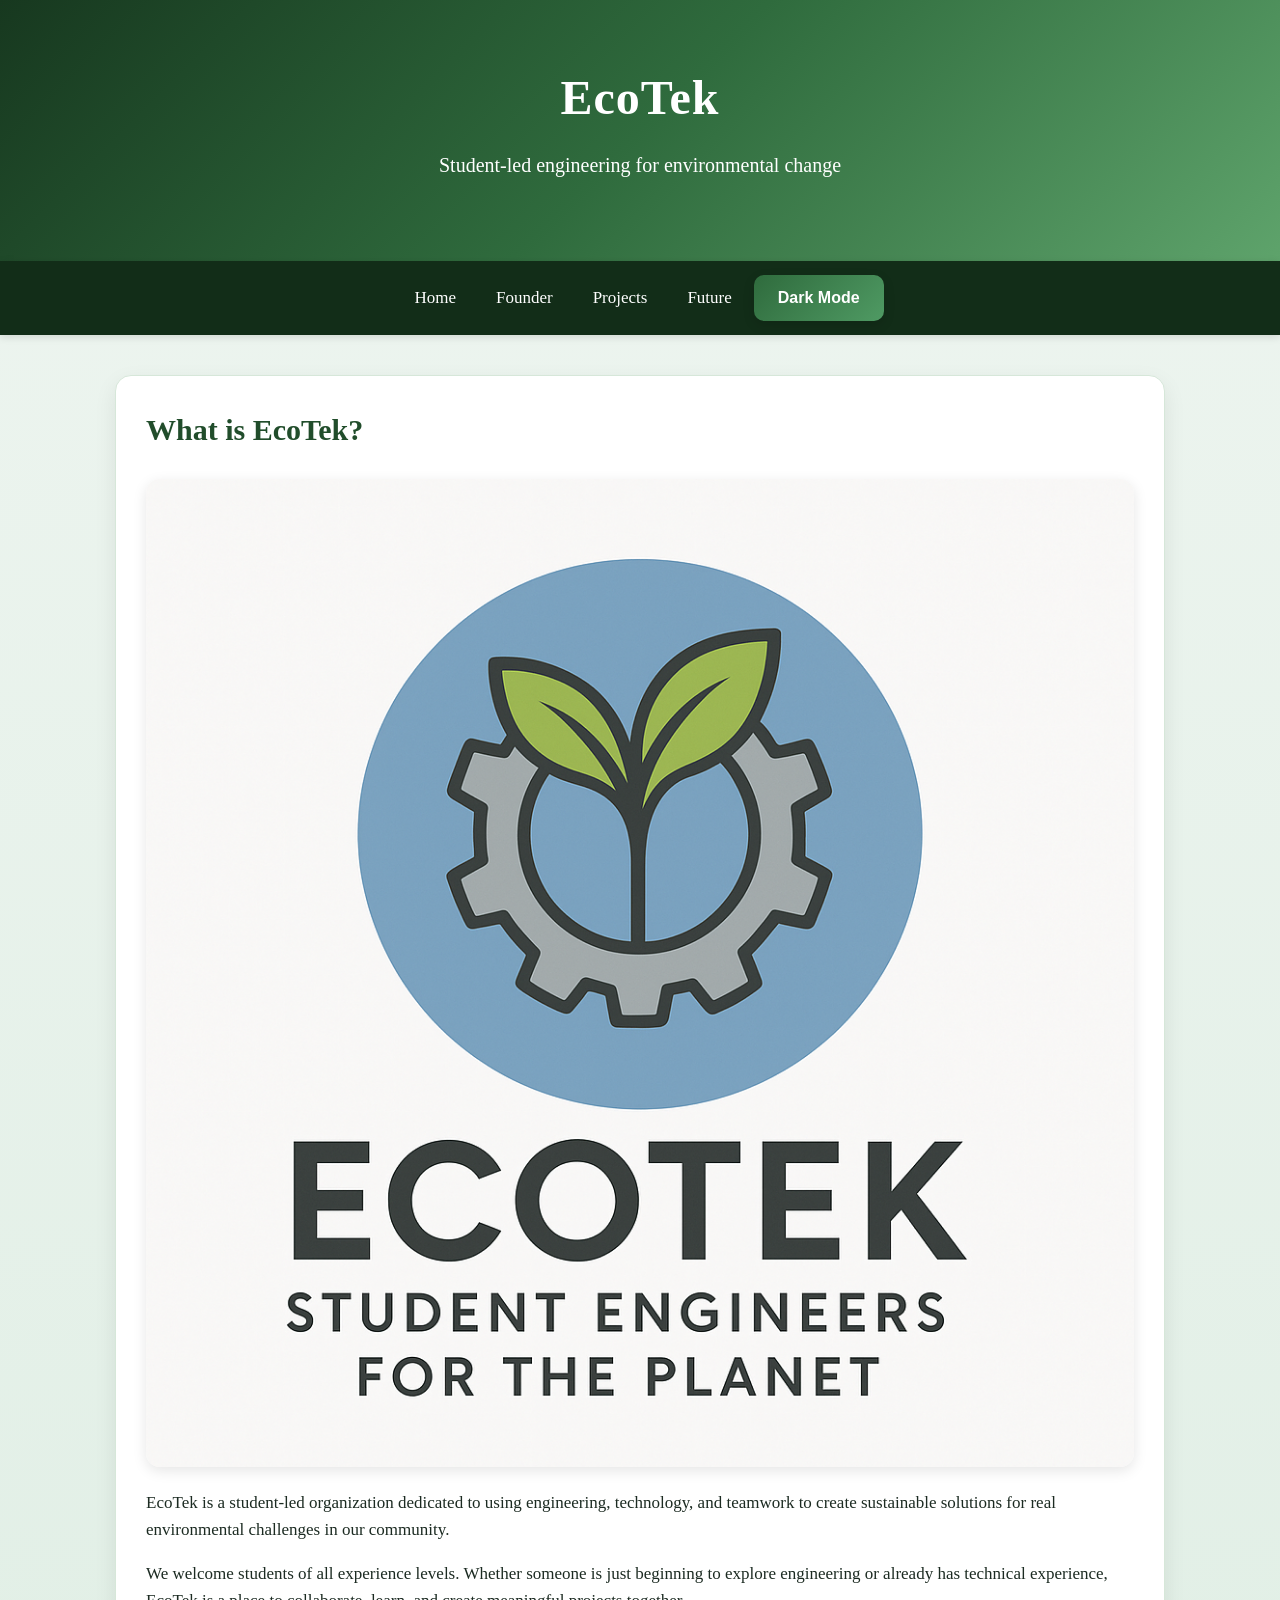
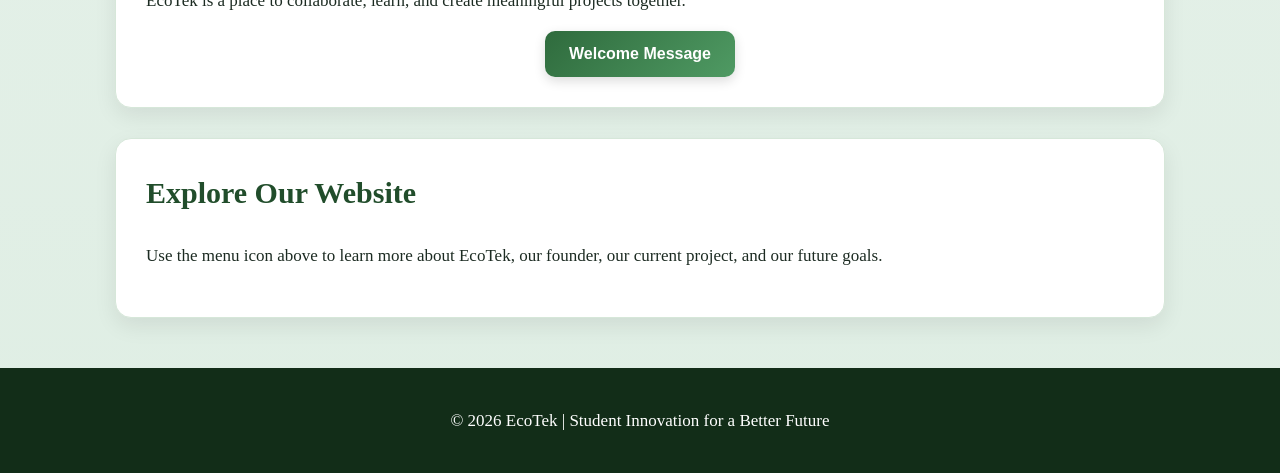
<file: EcoTek/index.html>
<!DOCTYPE html>
<html>
<head>
    <title>EcoTek | Home</title> 
    <link rel="stylesheet" href="style.css"> 
</head>
<body>

  <header>
    <h1>EcoTek</h1>
    <p> Student-led engineering for environmental change</p>
  </header>

  <nav>
    <a href="index.html">Home</a>
    <a href="founder.html">Founder</a>
    <a href="projects.html">Projects</a>
    <a href="future.html">Future</a>
    <input type="button" value="Dark Mode" onclick="toggleDarkMode()">
  </nav>
 
<!--
  <div class="topnav">
    <div class="brand">
       <a href="index.html" class="brand-link">
           <img src="images/ecotek-icon.png" alt="EcoTek icon" class="nav-logo">
           <span>EcoTek</span>
       </a>
    </div>
   
    <div class="menu-icon" onlick="toggleMenu()">☰</div>
   
    <div class ="nav-links" id="navLinks">
       <a href="index.html">Home</a>
       <a href="founder.html">Founder</a>
       <a href="projects.html">Projects</a>
       <a href="future.html">Future</a>
    </div>
   </div>
-->
  <div class="container">
    <section class="card">
      <h2>What is EcoTek?</h2>
      <a href="founder.html">
        <img src="images/ecotek-full.png" alt="EcoTek full logo" class="full-logo">
      </a>

    <p>
    EcoTek is a student-led organization dedicated to using engineering, technology, and teamwork to create sustainable solutions for real environmental challenges in our community. 

    </p>
    <p>
      We welcome students of all experience levels. Whether someone is just beginning to explore engineering or already has technical experience, EcoTek is a place to collaborate, learn, and create meaningful projects together. 

    </p>


  <div class="button-box">
    <input type="button" value="Welcome Message" onclick="showMessage()">
  </div>
</section>

  <section class="card">
    <h2>Explore Our Website</h2>
    <p>
      Use the menu icon above to learn more about EcoTek, our founder, our current project, and our future goals. 
    </p>
  </section>
</div>

<footer>
  <p>© 2026 EcoTek | Student Innovation for a Better Future</p>
</footer>

<script>
  function showMessage() {
    alert("Welcome to EcoTek! Explore our mission, our project Waste Wise, and our plans for the future");
  }

  function toggleDarkMode() {
    document.body.classList.toggle("dark-mode");
  }
</script>
<!--
<script>
  function toggleMenu() {
     var menu = document.getElementById("navLinks");
     menu.classList.toggle("show");
  }
  </script>
-->
</body>
</html>
</file>
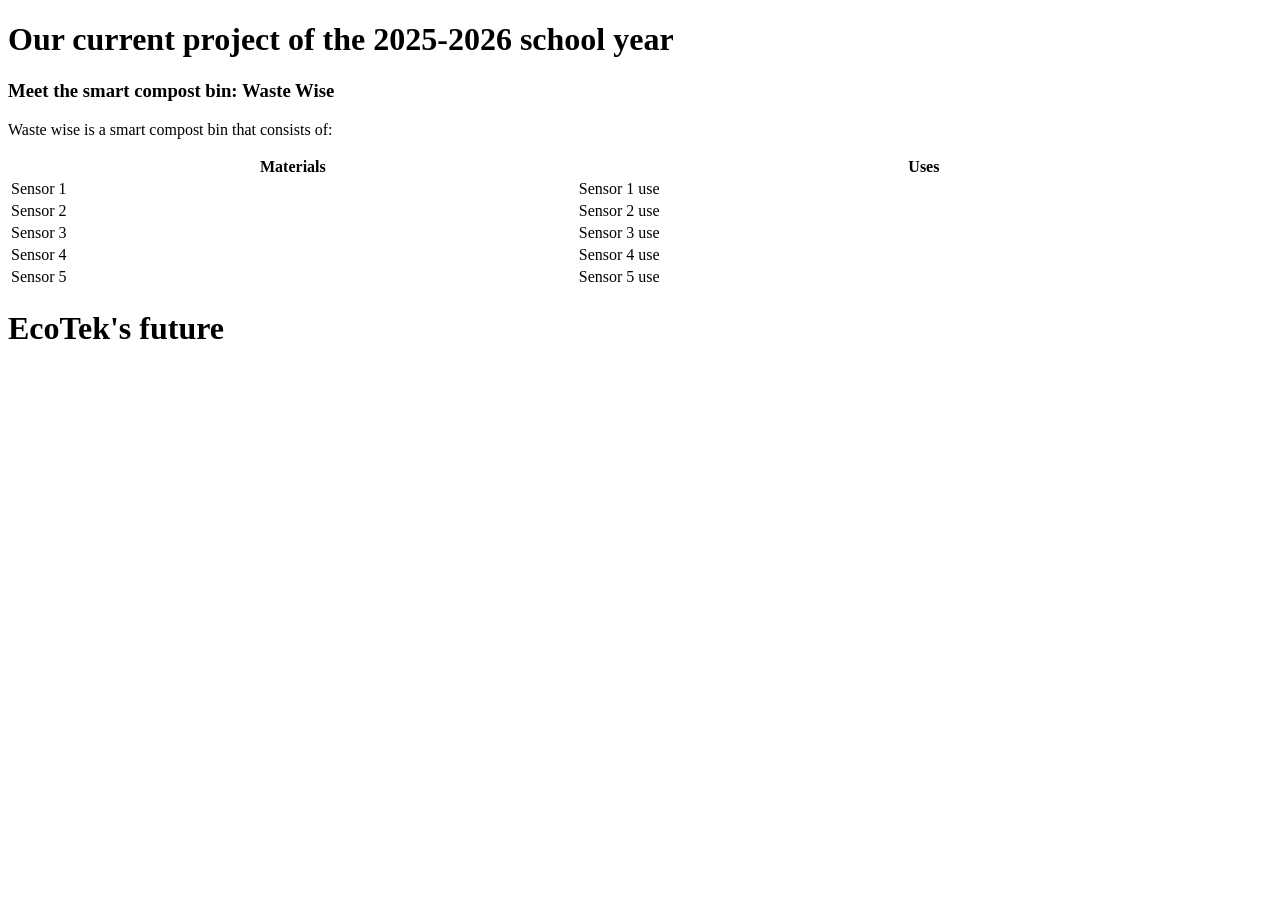
<file: ekotekproject.html>
<!DOCTYPE html>
<html>
<head>
    <title>Our Projects and the Future</title> 
</head>
<head>
<style>
table, th, td {
  border: 1px = solid black;
    }
</style>
</head>
<body>

<h1>Our current project of the 2025-2026 school year</h1>
<h3>Meet the smart compost bin: Waste Wise</h3>
<p>Waste wise is a smart compost bin that consists of:
<table style="width:100%">
  <tr>
    <th>Materials</th>
    <th>Uses</th>
  </tr>
  <tr>
    <td>Sensor 1</td>
    <td>Sensor 1 use</td>
  </tr>
  <tr>
    <td>Sensor 2</td>
    <td>Sensor 2 use</td>
  </tr>
  <tr>
    <td>Sensor 3</td>
    <td>Sensor 3 use</td>
  </tr>
  <tr> 
    <td>Sensor 4</td>
    <td>Sensor 4 use</td>
  </tr>
  <tr>
    <td>Sensor 5</td>
    <td>Sensor 5 use</td>
  </tr>
</table>
</p>
</body>
        <h1>EcoTek's future</h1>
</file>
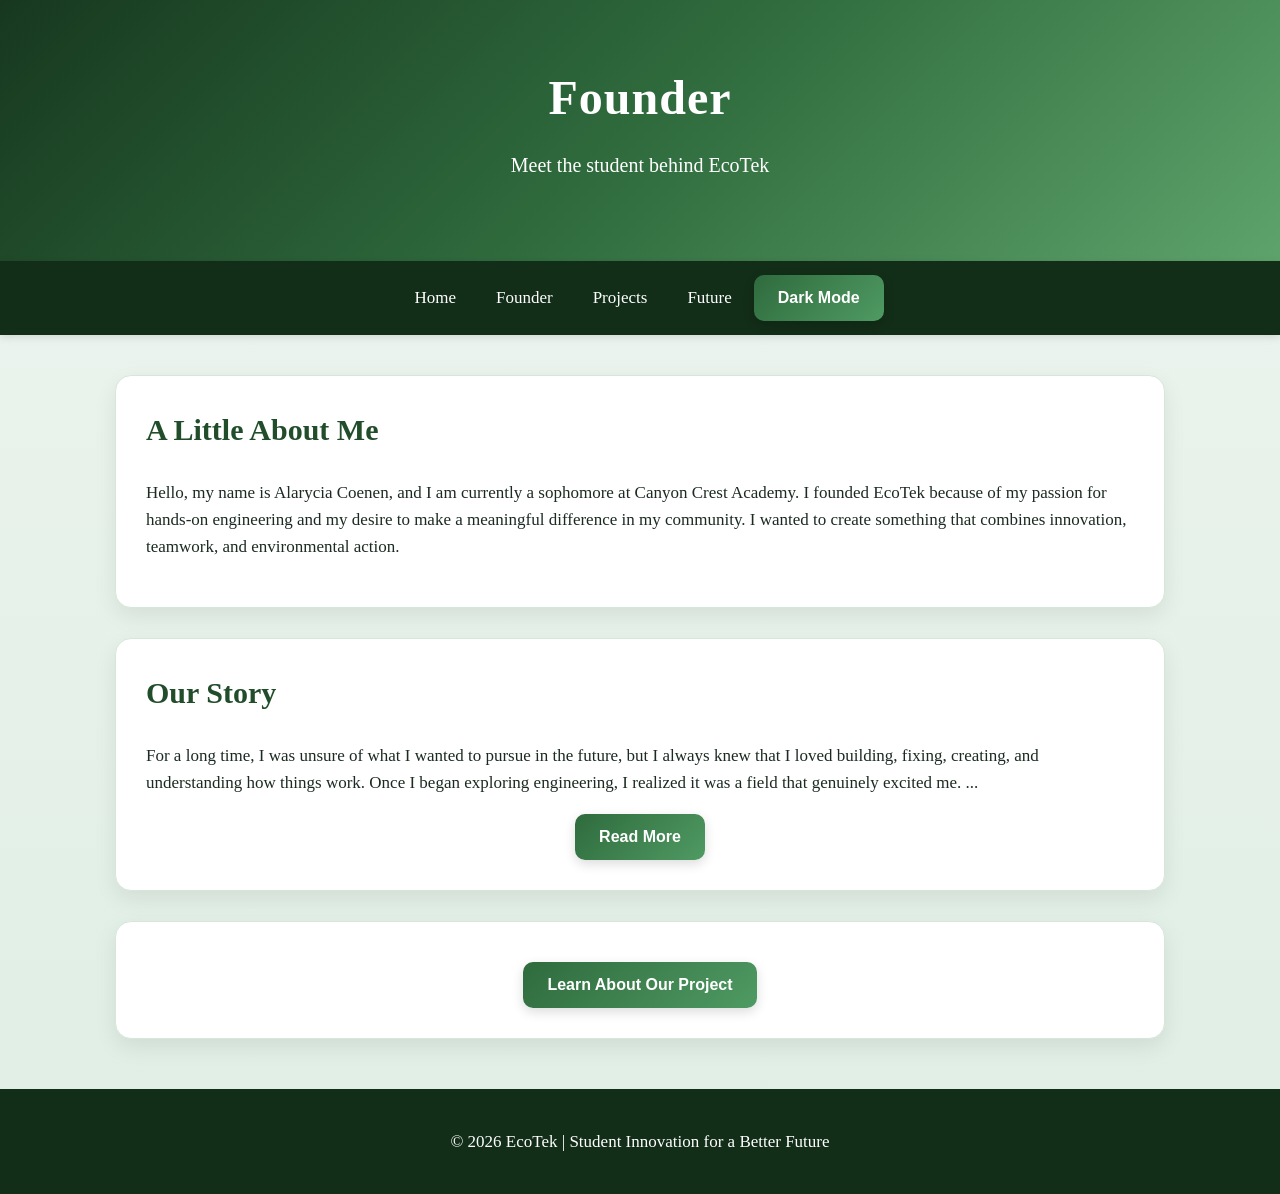
<file: EcoTek/founder.html>
<!DOCTYPE html>
<html>
<head>
    <title>EcoTek | Founder</title>  
    <link rel="stylesheet" href = "style.css">
</head>
<body>
  <header>
    <h1>Founder</h1>
    <p>Meet the student behind EcoTek</p>
  </header>

  <nav>
    <a href="index.html">Home</a>
    <a href="founder.html">Founder</a>
    <a href="projects.html">Projects</a>
    <a href="future.html">Future</a>
    <input type="button" value="Dark Mode" onclick="toggleDarkMode()">
  </nav>
 
<!--
  <div class="topnav">
    <div class="brand">
       <a href="index.html" class="brand-link">
           <img src="images/ecotek-icon.png" alt="EcoTek icon" class="nav-logo">
           <span>EcoTek</span>
       </a>
    </div>
   
    <div class="menu-icon" onlick="toggleMenu()">☰</div>
   
    <div class ="nav-links" id="navLinks">
       <a href="index.html">Home</a>
       <a href="founder.html">Founder</a>
       <a href="projects.html">Projects</a>
       <a href="future.html">Future</a>
    </div>
   </div>
-->

  <div class="container">
    <section class="card">
      <h2>A Little About Me</h2>
      <p>
        Hello, my name is Alarycia Coenen, and I am currently a sophomore at Canyon Crest Academy. I founded EcoTek because of my passion for hands-on engineering and my desire to make a meaningful difference in my community. I wanted to create something that combines innovation, teamwork, and environmental action.
      </p>
    </section>

    <section class="card">
      <h2>Our Story</h2>
      <p>
        For a long time, I was unsure of what I wanted to pursue in the future, but I always knew that I loved building, fixing, creating, and understanding how things work. Once I began exploring engineering, I realized it was a field that genuinely excited me. 
        <span id="dots">...</span>
        <span id="more" style="display: none;">
        <br>
        <br>
        When the idea of creating an engineering club came up, I saw it as an opportunity to build something inclusive for students of all skill levels. I wanted it to be a place where people could learn, contribute ideas, and work together on projects that could have a real impact.
        <br>
        <br>
        As I thought about possible directions for the organization, I kept coming back to environmental issues in schools. Food waste is a major problem, and many schools do not have effective composting systems. That inspired the idea for our first major project: a smart compost bin designed to make composting more efficient and informative. 
      </span>
      </p>
      <div class="button-box">
        <input type="button" id="readBtn" value ="Read More" onclick="toggleReadMore()">
      </div>
    </section>
    
    <section class="card">
      <div class="button-box">
        <input type="button" value="Learn About Our Project" onclick="window.location.href='projects.html'">
      </div>
    </section>
  </div>
  
  <footer>
    <p>© 2026 EcoTek | Student Innovation for a Better Future</p>
  </footer>

  <script> 
    function toggleReadMore() {
      var dots = document.getElementById("dots");
      var moreText = document.getElementById("more");
      var btn = document.getElementById("readBtn");
      
      if (moreText.style.display === "none") {
        moreText.style.display = "inline";
        dots.style.display = "none";
        btn.value = "Read Less";
      } else {
        moreText.style.display = "none";
        dots.style.display = "inline";
        btn.value = "Read More";
      }
    }
    
    function toggleDarkMode() {
      document.body.classList.toggle("dark-mode");
    }
  </script>
<!--
<script>
  function toggleMenu() {
     var menu = document.getElementById("navLinks");
     menu.classList.toggle("show");
  }
  </script>
-->
  </body>
</html>
</file>
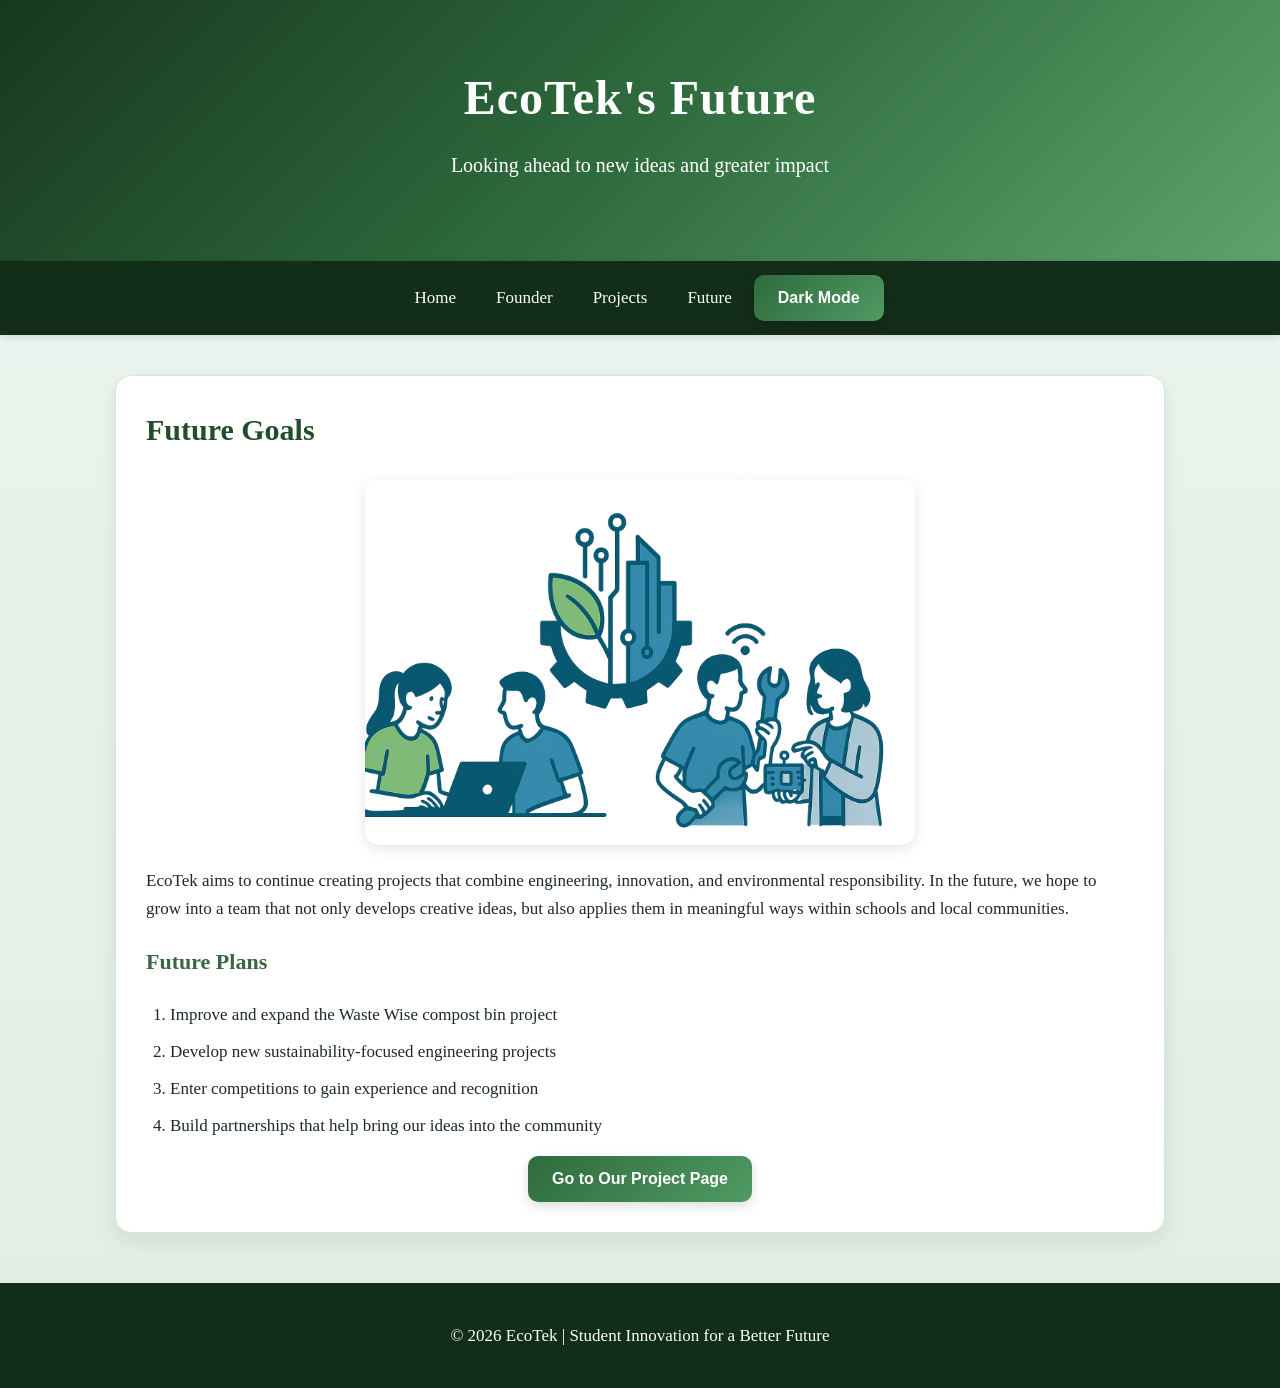
<file: EcoTek/future.html>
<!DOCTYPE html>
<html>
<head>
  <title>EcoTek | Future</title>
  <link rel="stylesheet" href="style.css">
</head>
<body>
  <header>
    <h1>EcoTek's Future</h1>
    <p>Looking ahead to new ideas and greater impact</p>
  </header>

  <nav>
    <a href="index.html">Home</a>
    <a href="founder.html">Founder</a>
    <a href="projects.html">Projects</a>
    <a href="future.html">Future</a>
    <input type="button" value="Dark Mode" onclick="toggleDarkMode()">
  </nav>
 
<!--
  <div class="topnav">
    <div class="brand">
       <a href="index.html" class="brand-link">
           <img src="images/ecotek-icon.png" alt="EcoTek icon" class="nav-logo">
           <span>EcoTek</span>
       </a>
    </div>
   
    <div class="menu-icon" onlick="toggleMenu()">☰</div>
   
    <div class ="nav-links" id="navLinks">
       <a href="index.html">Home</a>
       <a href="founder.html">Founder</a>
       <a href="projects.html">Projects</a>
       <a href="future.html">Future</a>
    </div>
   </div>
-->

  <div class="container">
    <section class="card">
      <h2>Future Goals</h2>
      <img src="images/ecotekpeople.png" alt="EcoTek collaborative team" class="team-photo">
      <p>
        EcoTek aims to continue creating projects that combine engineering, innovation, and environmental responsibility. In the future, we hope to grow into a team that not only develops creative ideas, but also applies them in meaningful ways within schools and local communities. 
      </p>

      <h3>Future Plans</h3>
      <ol>
        <li>Improve and expand the Waste Wise compost bin project</li>
        <li>Develop new sustainability-focused engineering projects</li>
        <li>Enter competitions to gain experience and recognition</li>
        <li>Build partnerships that help bring our ideas into the community</li>
      </ol>

      <div class="button-box">
        <input type="button" value="Go to Our Project Page" onclick="goToProjects()">
      </div>
    </section>
  </div>

  <footer>
    <p>© 2026 EcoTek | Student Innovation for a Better Future</p>
  </footer>

  <script>
    function goToProjects() {
      window.location.href = "projects.html";
    }
    
    function toggleDarkMode() {
      document.body.classList.toggle("dark-mode");
    }
  </script>

<!--
<script>
  function toggleMenu() {
     var menu = document.getElementById("navLinks");
     menu.classList.toggle("show");
  }
  </script>
-->
</body>
</html>
</file>
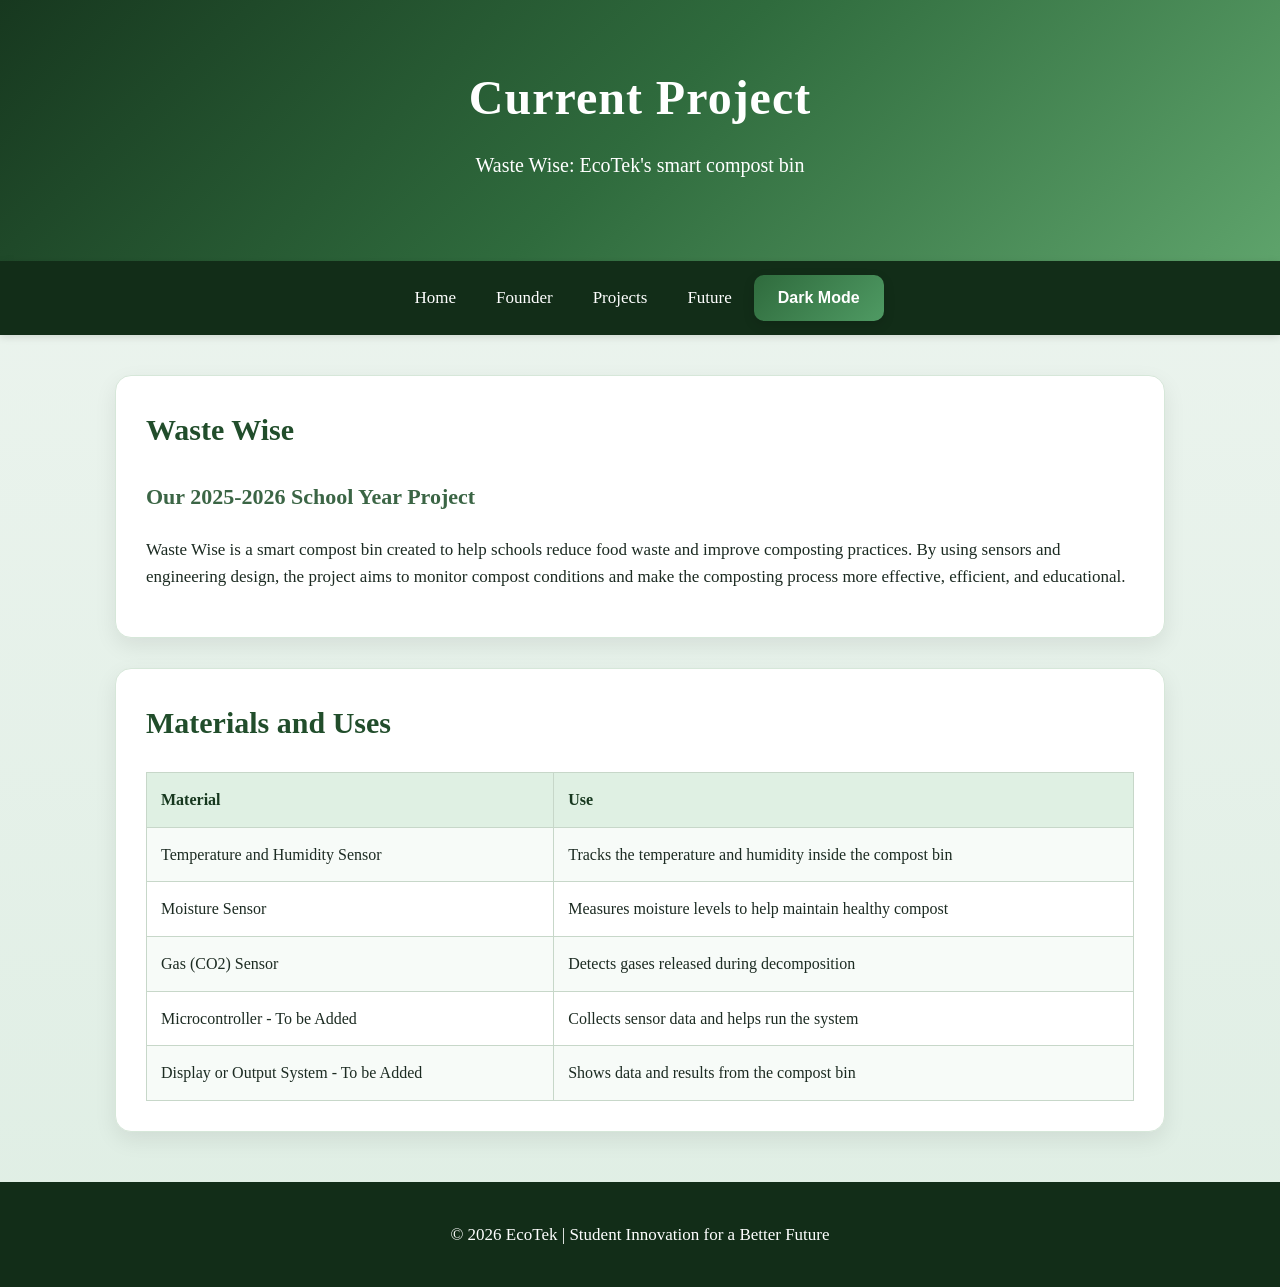
<file: EcoTek/projects.html>
<!DOCTYPE html>
<html>
<head>
  <title>EcoTek | Projects</title>
  <link rel="stylesheet" href="style.css">
</head>
<body>
  <header>
    <h1>Current Project</h1>
    <p>Waste Wise: EcoTek's smart compost bin</p>
  </header>

  <nav>
    <a href="index.html">Home</a>
    <a href="founder.html">Founder</a>
    <a href="projects.html">Projects</a>
    <a href="future.html">Future</a>
    <input type="button" value="Dark Mode" onclick="toggleDarkMode()">
  </nav>
 
<!--
  <div class="topnav">
    <div class="brand">
       <a href="index.html" class="brand-link">
           <img src="images/ecotek-icon.png" alt="EcoTek icon" class="nav-logo">
           <span>EcoTek</span>
       </a>
    </div>
   
    <div class="menu-icon" onlick="toggleMenu()">☰</div>
   
    <div class ="nav-links" id="navLinks">
       <a href="index.html">Home</a>
       <a href="founder.html">Founder</a>
       <a href="projects.html">Projects</a>
       <a href="future.html">Future</a>
    </div>
   </div>
-->

  <div class="container">
    <section class="card">
      <h2>Waste Wise</h2>
      <h3>Our 2025-2026 School Year Project</h3>
      <p>
        Waste Wise is a smart compost bin created to help schools reduce food waste and improve composting practices. By using sensors and engineering design, the project aims to monitor compost conditions and make the composting process more effective, efficient, and educational.
      </p>
    </section>
    
    <section class="card">
      <h2>Materials and Uses</h2>
      <table>
        <tr>
          <th>Material</th>
          <th>Use</th>
        </tr>
        <tr>
          <td>Temperature and Humidity Sensor</td>
          <td>Tracks the temperature and humidity inside the compost bin</td>
        </tr>
        <tr>
          <td>Moisture Sensor</td>
          <td>Measures moisture levels to help maintain healthy compost</td>
        </tr>
        <tr>
          <td>Gas (CO2) Sensor</td>
          <td>Detects gases released during decomposition</td>
        </tr>
        <tr>
          <td>Microcontroller - To be Added</td>
          <td>Collects sensor data and helps run the system</td>
        </tr>
        <tr>
          <td>Display or Output System - To be Added</td>
          <td>Shows data and results from the compost bin</td>
        </tr>
      </table>

    </section>
  </div>

  <footer>
    <p>© 2026 EcoTek | Student Innovation for a Better Future</p>
  </footer>

  <script>
    function goToProjects() {
      window.location.href = "projects.html";
    }
    
    function toggleDarkMode() {
      document.body.classList.toggle("dark-mode");
    }
  </script>

<!--
<script>
  function toggleMenu() {
     var menu = document.getElementById("navLinks");
     menu.classList.toggle("show");
  }
  </script>
-->
</body>
</html>
</file>
<file: EcoTek/style.css>
body {
  margin: 0;
  font-family: 'playfair display', serif;
  background: linear-gradient(to bottom, #eef5f0, #dfeee4);
  color: #1c2b22;
  line-height: 1.6;
}

header {
  background: linear-gradient(135deg, #17381f, #2f6b3d, #5ea36b);
  color: white;
  text-align: center;
  padding: 60px 20px;
  box-shadow: 0 4px 14px rgba(0, 0, 0, 0.15);
}

header h1 {
  margin: 0;
  font-size: 48px;
  letter-spacing: 1px;
}

header p {
  margin-top: 12px;
  font-size: 20px;
}

nav {
  background-color: #122d18;
  text-align: center;
  padding: 14px;
  box-shadow: 0 2px 8px rgba(0, 0, 0, 0.12);
}

nav a {
  color: white;
  text-decoration: none;
  margin: 0 18px;
  font-weight: normal;
  font-size: 17px;
}

nav a:hover {
  color: #b7e4c2;
  text-decoration: underline;
}

.container {
  max-width: 1050px;
  margin: 40px auto;
  padding: 0 20px;
}

.card {
  background-color: white;
  border-radius: 16px;
  padding: 30px;
  margin-bottom: 30px;
  box-shadow: 0 8px 22px rgba(0, 0, 0, 0.08);
  border: 1px solid #d6e7d9;
}

h2 {
  color: #214d2b;
  margin-top: 0;
  font-size: 30px;
}

h3 {
  color: #3b6545;
  font-size: 22px;
}

p {
  font-size: 17px;
}

img {
  display: block;
  max-width: 100%;
  height: auto;
  margin: 22px auto;
  border-radius: 14px;
  box-shadow: 0 4px 14px rgba(0, 0, 0, 0.10);
}

.logo {
  width: 220px;
}

.team-photo {
  width: 550px;
}

table {
  width: 100%;
  border-collapse: collapse;
  margin-top: 18px;
}

th,
td {
  border: 1px solid #c7d7c9;
  padding: 14px;
  text-align: left;
}

th {
  background-color: #dff0e3;
  color: #17381f;
}

tr:nth-child(even) {
  background-color: #f7fbf8;
}

ol {
  padding-left: 24px;
}

li {
  margin-bottom: 10px;
  font-size: 17px;
}

.button-box {
  text-align: center;
  margin-top: 10px;
}

input[type=button] {
  background: linear-gradient(135deg, #2f6b3d, #4f9a63);
  color: white;
  border: none;
  padding: 14px 24px;
  border-radius: 10px;
  cursor: pointer;
  font-size: 16px;
  font-weight: bold;
  box-shadow: 0 4px 12px rgba(0, 0, 0, 0.14);
}

input[type=button]:hover {
  background: linear-gradient(135deg, #245430, #3f8253);
}

footer {
  text-align: center;
  padding: 22px;
  background-color: #122d18;
  color: white;
  margin-top: 50px;
  font-size: 15px;
} 

.dark-mode {
  background: linear-gradient(to bottom, #0f1712, #1b2a22);
  color: #e8f5ec;
}

.dark-mode .card {
  background-color: #1f2d24;
  color: #e8f5ec;
  border: 1px solid #3e5a48
}

.dark-mode h2,
.dark-mode h3 {
  color: #b7e4c2;
}

.dark-mode nav {
  background-color: #08110c;
}

.dark-mode footer {
  background-color: #08110c;
}

.dark-mode table,
.dark-mode th,
.dark-mode td {
  border-color: #4f6b58;
}

.dark-mode th {
  background-color: #2a3b31;
  color: #e8f5ec;
}

.dark-mode tr:nth-child(even) {
  background-color: #243329;
}

<!--/*
.topnav {
  background-color: #122d18;
  color: white;
  padding: 14px 22px;
  display: flex;
  align-items: center;
  justify-content: space-between;
  position: relative;
  box-shadow: 0 3px 10px rgba(0, 0, 0, 0.15);
}

.brand-link {
  display: flex;
  align-items: center;
  gap: 12px;
  color: white;
  text-decoration: none;
  font-size: 24px;
  font-weight: bold;
}

.nav-logo {
  width: 50px;
  height: 50px;
  object-fit: contain;
  margin: 0;
  border-radius: 50%;
  box-shadow: none;
}

.menu icon {
  font-size: 34px;
  cursor: pointer;
  user-select: none;
  padding: 4px 10px;
  border-radius: 8px;
}

.menu-icon:hover {
  background-color: #214d2b
}

.nav-links {
  display: none;
  position: absolute;
  top: 80px;
  right: 20px;
  background-color: #17381f;
  border-radius: 14px;
  min-width: 180px;
  box-shadow: 0 8px 18px rgba(0, 0, 0, 0.2);
  padding: 10px 0;
  z-index: 10;
}

.nav-links a {
  display: block;
  color: white;
  text-decoration: none;
  padding: 12px 18px;
  font-size: 17px;
}

.nav-links a:hover {
  background-color: #2f6b3d
}

.show {
  display: block;
}

.full-logo {
  width: 320px;

}
--> */
</file>
